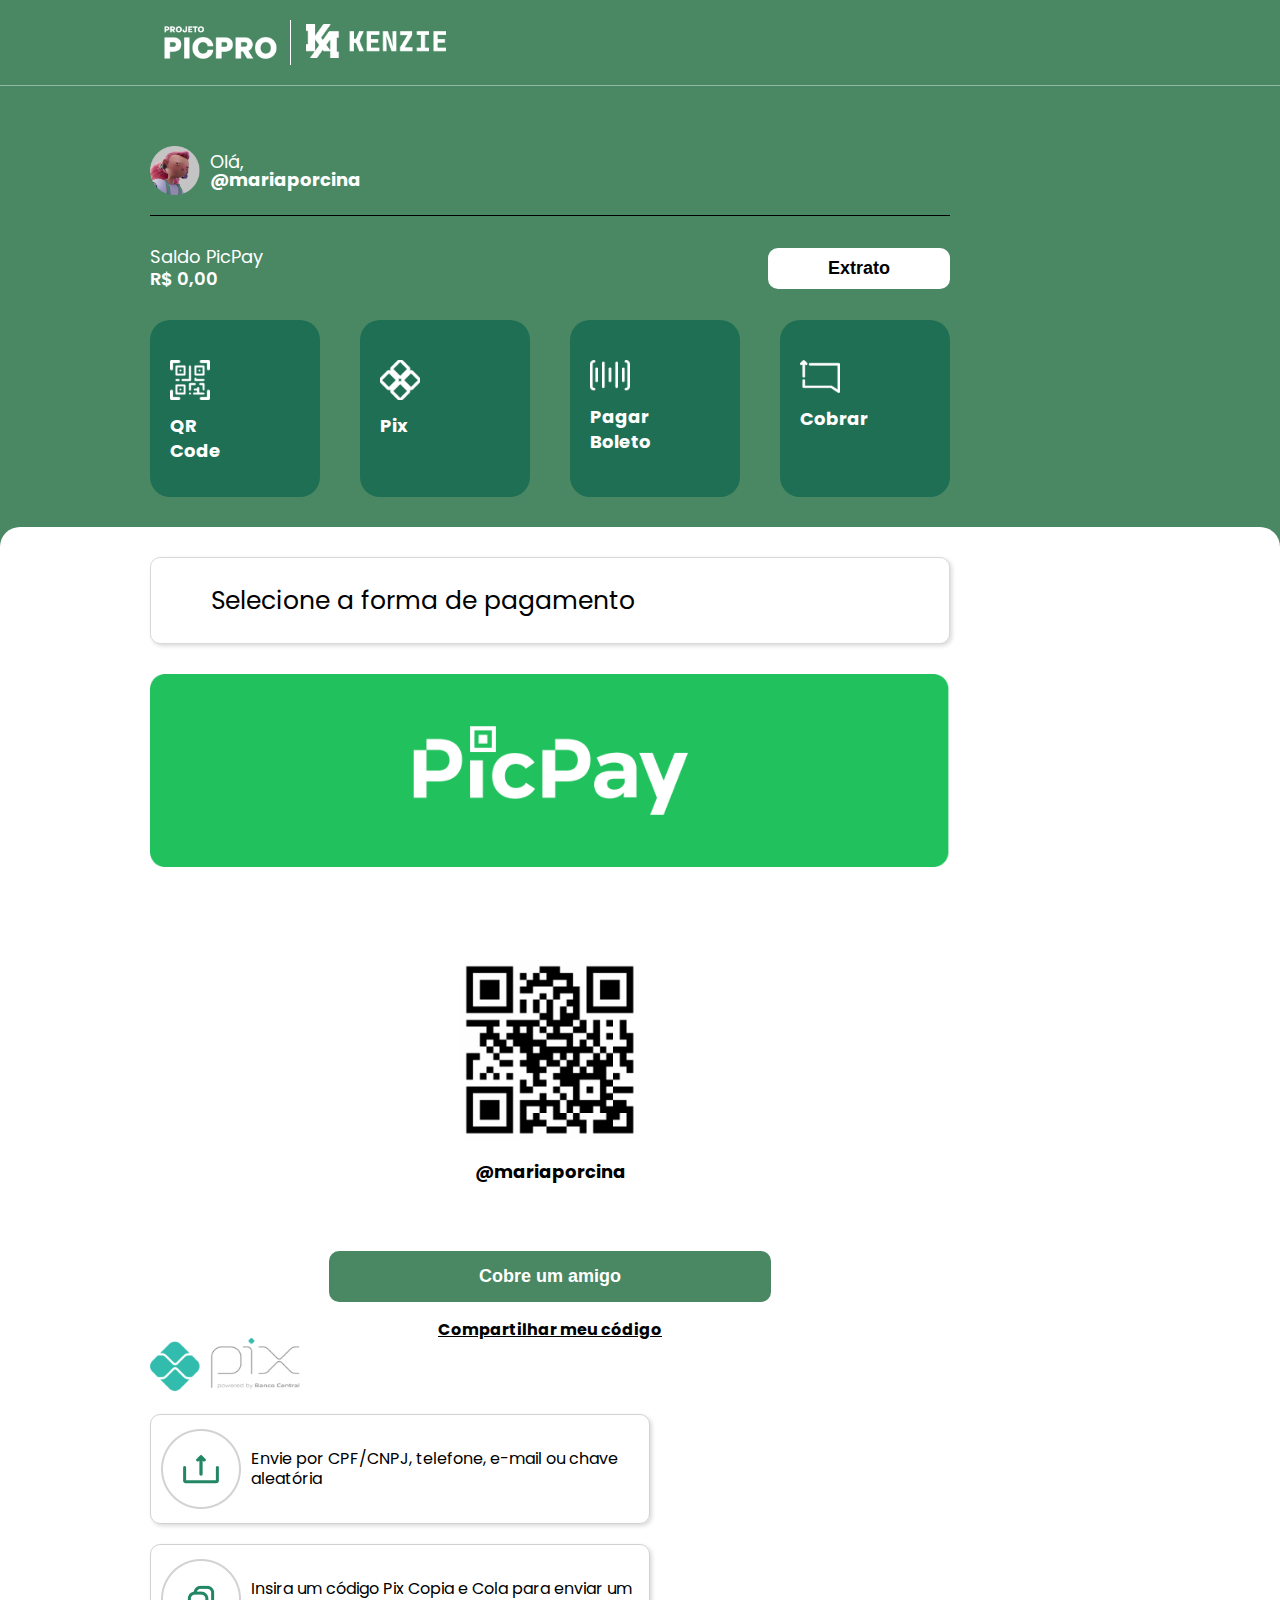
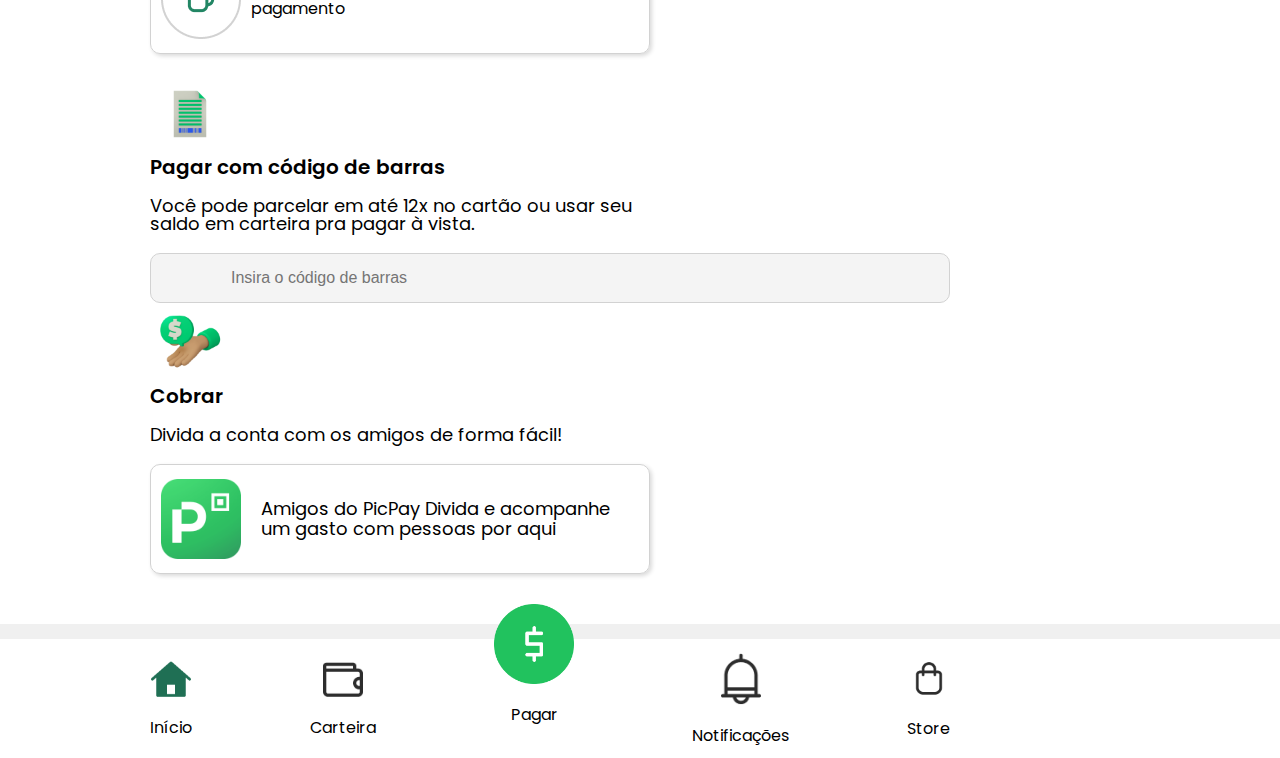
<file: index.html>
<!DOCTYPE html>
<html lang="pr-br">
  <head>
    <meta charset="UTF-8" />
    <title>PicPro</title>
    <link rel="preconnect" href="https://fonts.googleapis.com" />
    <link rel="preconnect" href="https://fonts.gstatic.com" crossorigin />
    <link
      href="https://fonts.googleapis.com/css2?family=Poppins:ital,wght@1,300&display=swap"
      rel="stylesheet"
    />
    <link rel="stylesheet" type="text/css" href="./assets/css/reset.css" />
    <link rel="stylesheet" type="text/css" href="./assets/css/style.css" />
  </head>

  <body>
    <!-- cabeçalho -->
    <header class="cabecalho">
      <div class="container">
        <figure class="cabecalho__logoPicpro">
          <img src="./assets/img/logo-picpro.png" alt="Logo Picpro" />
        </figure>
        <figure class="cabecalho__logoKenzie">
          <img src="./assets/img/logo-kenzie.png" alt="Logo Kenzie" />
        </figure>
      </div>
    </header>

    <!-- conteúdo principal da página -->
    <main>
      <section class="secaoDetalhesConta">
        <div class="container">
          <div class="secaoDetalhesConta__sobreUsuario">
            <img src="./assets/img/usuario.png" alt="Ícone do usuário" />
            <p>Olá, <strong>@mariaporcina</strong></p>
          </div>
          <div class="secaoDetalhesConta__sobreSaldo">
            <p>Saldo PicPay <strong>R$ 0,00</strong></p>
            <button>Extrato</button>
          </div>
          <ul class="secaoDetalhesConta__opcoesTransacoes">
            <li class="secaoDetalhesConta__itemTransacao">
              <img src="./assets/img/qrcode.png" alt="Ícone QR Code" />
              <p>QR Code</p>
            </li>
            <li class="secaoDetalhesConta__itemTransacao">
              <img src="./assets/img/pix.png" alt="Ícone Pix" />
              <p>Pix</p>
            </li>
            <li class="secaoDetalhesConta__itemTransacao">
              <img src="./assets/img/codigo.png" alt="Ícone boleto" />
              <p>Pagar Boleto</p>
            </li>
            <li class="secaoDetalhesConta__itemTransacao">
              <img src="./assets/img/cobrar-icon.png" alt="Ícone cobrar" />
              <p>Cobrar</p>
            </li>
          </ul>
        </div>
      </section>

      <section class="secaoTransacao">
        <!-- div geral -->
        <div class="container">
          <!-- div selecione forma de agamento -->
          <div class="secaoTransacao__avisoSelecao">
            <p>Selecione a forma de pagamento</p>
            <img src="./assets/img/banner.png" alt="Banner do picpay" />
          </div>

          <!-- div do qrcode -->
          <div class="secaoTransacao__qrCode">
            <img src="./assets/img/qrcode-imagem.png" alt="Imagem QR Code" />
            <p>@mariaporcina</p>
            <button>Cobre um amigo</button>
            <a href="">Compartilhar meu código</a>
          </div>

          <!-- div do pix -->
          <div class="secaoTransacao__pix">
            <img src="./assets/img/pix-logo.png" alt="Logo pix" />
            <div class="secaoTransacao__boxOpcao">
              <img src="./assets/img/pix1.png" alt="Ícone opção pix" />
              <p>Envie por CPF/CNPJ, telefone, e-mail ou chave aleatória</p>
            </div>
            <div class="secaoTransacao__boxOpcao">
              <img src="./assets/img/pix2.png" alt="Ícone opção pix" />
              <p>Insira um código Pix Copia e Cola para enviar um pagamento</p>
            </div>
          </div>

          <!-- div do boleto -->
          <div class="secaoTransacao__boleto">
            <img src="./assets/img/boleto.png" alt="Imagem boleto" />
            <h2>Pagar com código de barras</h2>
            <p>
              Você pode parcelar em até 12x no cartão ou usar seu saldo em
              carteira pra pagar à vista.
            </p>
            <input type="text" placeholder="Insira o código de barras" />
          </div>

          <!-- div de cobrar -->
          <div class="secaoTransacao__cobrar">
            <img src="./assets/img/cobrar.png" alt="Ícone cobrar" />
            <h2>Cobrar</h2>
            <p>Divida a conta com os amigos de forma fácil!</p>
            <div class="secaoTransacao__boxOpcao">
              <img src="./assets/img/picpay-icon.png" alt="Ícone picpay" />
              <p>
                <strong>Amigos do PicPay</strong> Divida e acompanhe um gasto
                com pessoas por aqui
              </p>
            </div>
          </div>
        </div>
      </section>

      <!-- rodapé -->
      <footer class="rodape">
        <div class="container">
          <ul class="rodape__menuPrincipal">
            <li class="rodape__menuItem">
              <a href="#">
                <img src="./assets/img/inicio.png" alt="Ícone início" />
                <p>Início</p>
              </a>
            </li>
            <li class="rodape__menuItem">
              <a href="#">
                <img
                  src="./assets/img/carteira-icon.png"
                  alt="Ícone carteira"
                />
                <p>Carteira</p>
              </a>
            </li>
            <li class="rodape__menuItem rodape__menuItem--pagar">
              <a href="#">
                <img src="./assets/img/pagar.png" alt="Ícone pagar" />
                <p>Pagar</p>
              </a>
            </li>
            <li class="rodape__menuItem">
              <a href="#">
                <img
                  src="./assets/img/notificacao.png"
                  alt="Ícone notificacao"
                />
                <p>Notificações</p>
              </a>
            </li>
            <li class="rodape__menuItem">
              <a href="#">
                <img src="./assets/img/bolsa.png" alt="Ícone bolsa" />
                <p>Store</p>
              </a>
            </li>
          </ul>
        </div>
      </footer>
    </main>
  </body>
</html>
</file>
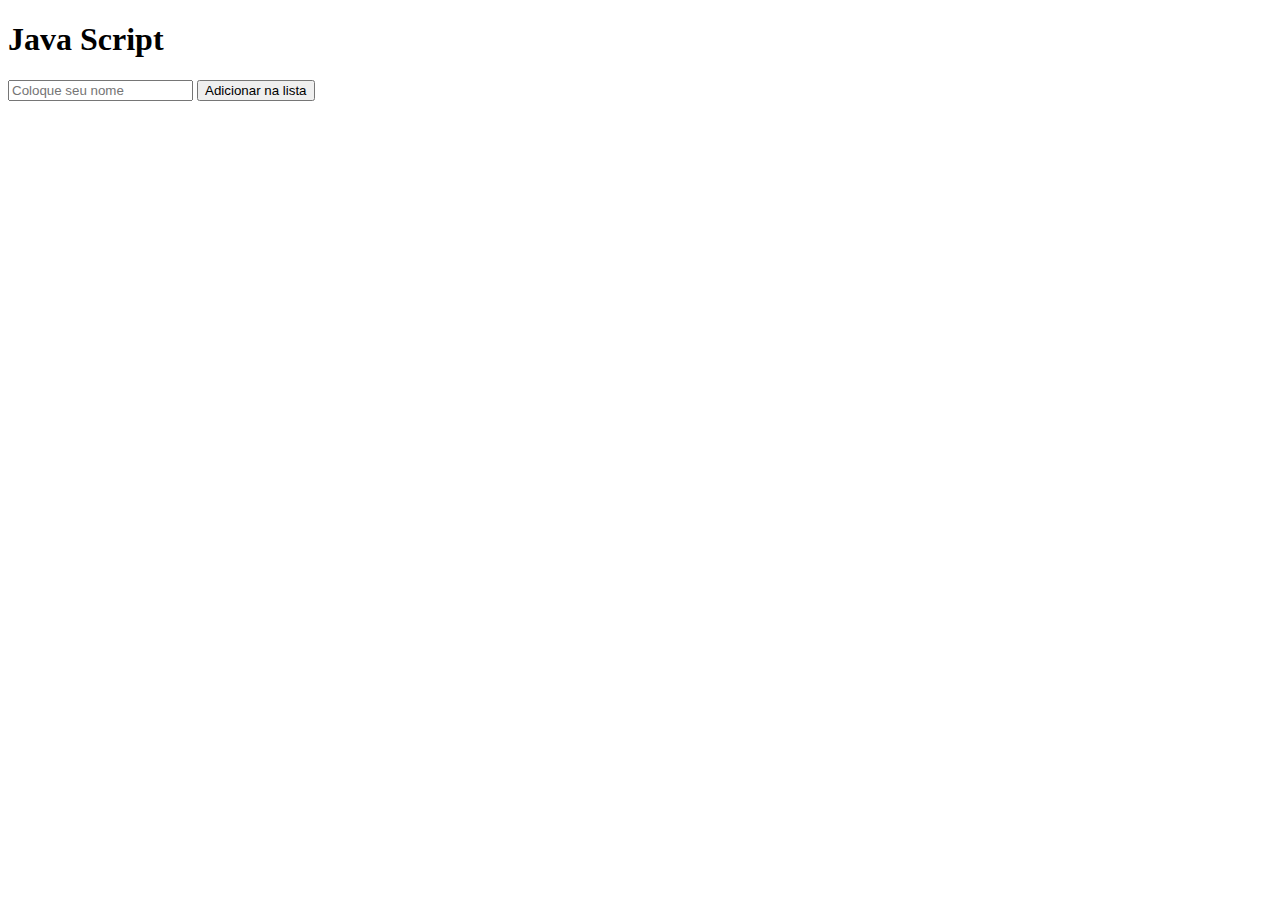
<file: aula_javaScript.html>
<!DOCTYPE html>
<html lang="en">
<head>
  <meta charset="UTF-8">
  <meta http-equiv="X-UA-Compatible" content="IE=edge">
  <meta name="viewport" content="width=device-width, initial-scale=1.0">
  <title>Aula de javaScript</title>
</head>
<body>
  <h1>Java Script</h1>

    <input type="text" placeholder="Coloque seu nome"  class="inputTexto">
    <button class="btnAdicionar">Adicionar na lista</button>


    <ol></ol>







  <script src="./assets/js/aula_javaScript.js"></script>
</body>
</html>
</file>
<file: assets/css/style.css>
body {
  background-color: #4a8864;
  font-family: "Poppins", sans-serif;
}
.container {
  width: 100%;
  max-width: 800px;
  margin: 0 150px;
}

.cabecalho {
  padding: 20px 0;
  border-bottom: 1px solid rgba(255, 255, 255, 0.4);
}

.cabecalho .container {
  display: flex;
  align-items: center;
}

.cabecalho figure img {
  width: 100%;
  max-width: 140px;
}

.cabecalho .cabecalho__logoPicpro {
  border-right: 1px solid #fff;
  margin-right: 15px;
}

.secaoDetalhesConta {
  color: #fff;
  padding: 60px 0 30px;
}

.secaoDetalhesConta__sobreUsuario {
  display: flex;
  align-items: center;
  margin-bottom: 20px;
}

.secaoDetalhesConta__sobreUsuario p {
  font-size: 18px;
  margin-left: 10px;
}
.secaoDetalhesConta__sobreUsuario img {
  width: 100%;
  max-width: 50px;
}

.secaoDetalhesConta__sobreUsuario p strong {
  display: block;
  font-weight: bold;
}

.secaoDetalhesConta__sobreSaldo {
  border-top: 1px solid #000;
  display: flex;
  justify-content: space-between;
  padding: 30px 0;
  align-items: center;
}

.secaoDetalhesConta__sobreSaldo p {
  font-size: 18px;
  line-height: 22px;
}

.secaoDetalhesConta__sobreSaldo p strong {
  display: block;
  font-weight: 600;
}

.secaoDetalhesConta__sobreSaldo button {
  background-color: #fff;
  border: none;
  font-weight: bold;
  font-size: 18px;
  padding: 10px 60px;
  border-radius: 10px;
  cursor: pointer;
}

.secaoDetalhesConta__opcoesTransacoes {
  display: flex;
  justify-content: space-between;
}

.secaoDetalhesConta__opcoesTransacoes li {
  background-color: #1f6f54;
  width: 170px;
  height: 177px;
  border-radius: 20px;
  padding: 40px 20px;
}

.secaoDetalhesConta__opcoesTransacoes li img {
  width: 100%;
  max-width: 40px;
}

.secaoDetalhesConta__opcoesTransacoes li p {
  font-weight: bold;
  font-size: 18px;
  margin-top: 10px;
  line-height: 25px;
  width: 80px;
}

.secaoTransacao {
  background-color: #fff;
  border-radius: 20px 20px 0 0;
  border-bottom: 15px solid #f0f0f0;
  padding: 30px 0;
}

.secaoTransacao__avisoSelecao p {
  font-size: 25px;
  box-shadow: 2px 2px 4px rgba(0, 0, 0, 0.15);
  padding: 30px 60px;
  border-radius: 10px;
  border: 1px solid rgba(0, 0, 0, 0.15);
}

.secaoTransacao__avisoSelecao img {
  margin: 30px 0 90px;
  width: 100%;
}

.secaoTransacao__qrCode {
  text-align: center;
}
.secaoTransacao__qrCode img {
  max-width: 180px;
}

.secaoTransacao__qrCode p {
  font-size: 18px;
  font-weight: bold;
  margin: 20px 0;
}

.secaoTransacao__qrCode button {
  background-color: #4a8864;
  border: none;
  color: #fff;
  font-size: 18px;
  font-weight: bold;
  border-radius: 10px;
  margin: 50px 0 20px;
  padding: 15px 150px;
  cursor: pointer;
}

.secaoTransacao__qrCode a {
  display: block;
  color: #000;
  font-weight: bold;
}

.secaoTransacao__pix img {
  width: 100%;
  max-width: 150px;
}
.secaoTransacao__boxOpcao {
  display: flex;
  align-items: center;
  border: 1px solid #d2d2d2;
  max-width: 500px;
  padding: 14px 10px;
  border-radius: 10px;
  box-shadow: 2px 2px 4px rgba(0, 0, 0, 0.15);
  margin: 20px 0;
}
.secaoTransacao__boxOpcao img {
  width: 100%;
  max-width: 80px;
  margin-right: 10px;
}
.secaoTransacao__boxOpcao p {
  font-size: 16px;
  line-height: 20px;
}

.secaoTransacao__boleto {
}

.secaoTransacao__boleto img {
  width: 100%;
  max-width: 80px;
}

.secaoTransacao__boleto h2 {
  font-size: 20px;
  font-weight: 600;
}
.secaoTransacao__boleto p {
  font-size: 18px;
  max-width: 500px;
  margin: 20px 0;
}

.secaoTransacao__boleto input {
  width: 100%;
  background-color: #f4f4f4;
  font-size: 16px;
  height: 50px;
  padding: 0 80px;
  border-radius: 10px;
  border: 1px solid #d2d2d2;
  color: #000;
  box-sizing: border-box;
}

.secaoTransacao__cobrar {
}
.secaoTransacao__cobrar img {
  width: 100%;
  max-width: 80px;
}

.secaoTransacao__cobrar h2 {
  font-size: 20px;
  font-weight: 600;
}

.secaoTransacao__cobrar p {
  font-size: 18px;
  max-width: 500px;
  margin: 20px 0;
}

.secaoTransacao__cobrar .secaoTransacao__boxOpcao p {
  margin-left: 10px;
}

.rodape {
  background-color: #fff;
}

.rodape__menuPrincipal {
  display: flex;
  justify-content: space-between;
  align-items: center;
}

.rodape__menuPrincipal li {
  text-align: center;
}

.rodape__menuPrincipal li a {
  color: #000;
  text-decoration: none;
}
.rodape__menuPrincipal li a img {
  width: 100%;
  max-width: 40px;
}
.rodape__menuPrincipal li a p {
  margin-top: 20px;
}

.rodape__menuItem--pagar {
  transform: translateY(-35px);
}

.rodape__menuPrincipal .rodape__menuItem--pagar a img {
  max-width: 80px;
}
</file>
